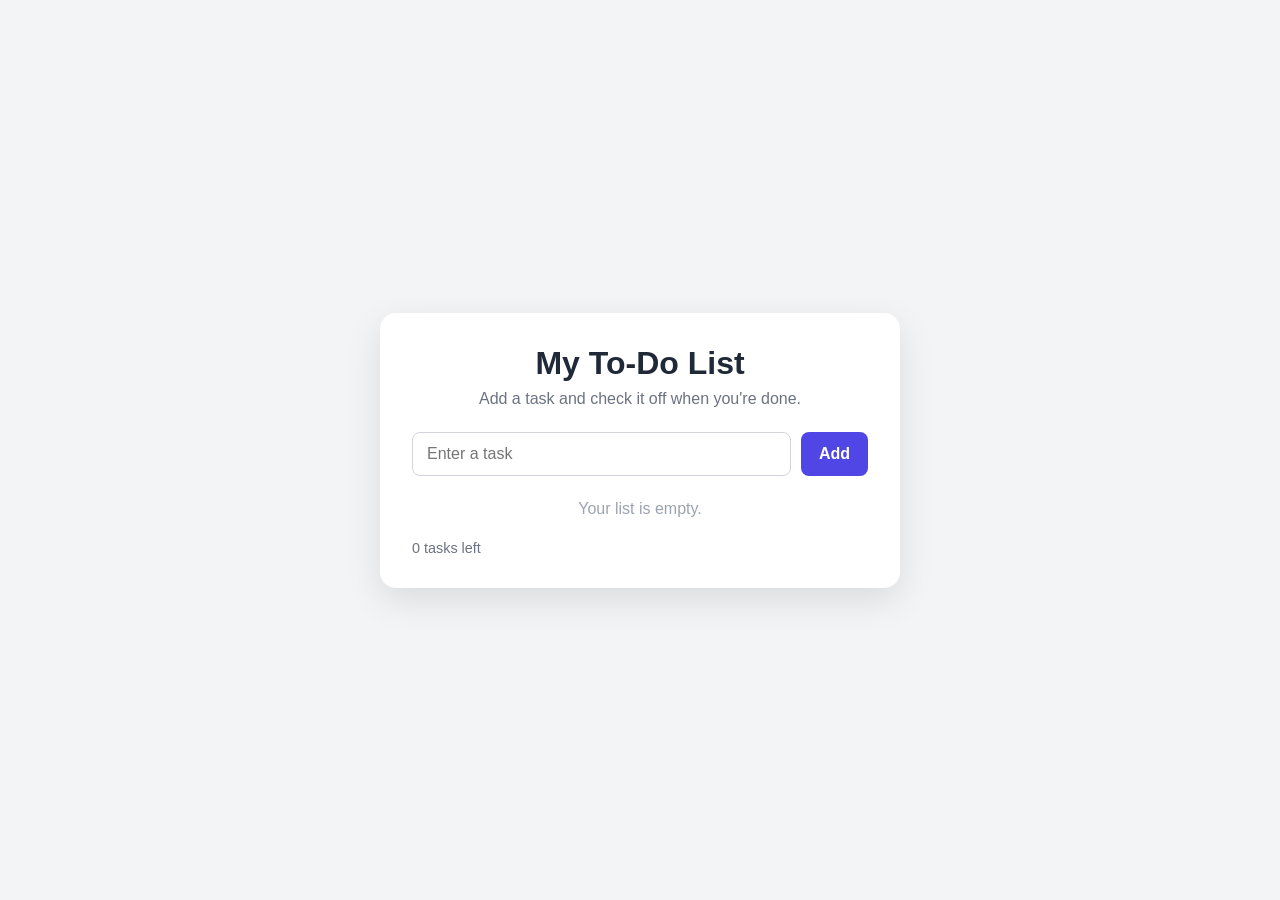
<file: todo/index.html>
<!doctype html>
<html lang="en">
  <head>
    <meta charset="UTF-8" />
    <meta name="viewport" content="width=device-width, initial-scale=1.0" />
    <title>To-Do List</title>
    <style>
      * {
        box-sizing: border-box;
      }

      body {
        min-height: 100vh;
        margin: 0;
        display: grid;
        place-items: center;
        padding: 24px;
        background: #f3f4f6;
        color: #1f2937;
        font-family: Arial, sans-serif;
      }

      .todo-app {
        width: min(100%, 520px);
        padding: 32px;
        background: white;
        border-radius: 16px;
        box-shadow: 0 12px 35px rgba(0, 0, 0, 0.1);
      }

      h1 {
        margin: 0 0 8px;
        text-align: center;
      }

      .subtitle {
        margin: 0 0 24px;
        color: #6b7280;
        text-align: center;
      }

      form {
        display: flex;
        gap: 10px;
      }

      #task-input {
        min-width: 0;
        flex: 1;
        padding: 12px 14px;
        border: 1px solid #d1d5db;
        border-radius: 8px;
        font: inherit;
        outline: none;
      }

      #task-input:focus {
        border-color: #4f46e5;
        box-shadow: 0 0 0 3px rgba(79, 70, 229, 0.15);
      }

      button {
        border: 0;
        border-radius: 8px;
        font: inherit;
        cursor: pointer;
      }

      .add-button {
        padding: 12px 18px;
        background: #4f46e5;
        color: white;
        font-weight: bold;
      }

      .add-button:hover {
        background: #4338ca;
      }

      ul {
        margin: 24px 0 0;
        padding: 0;
        list-style: none;
      }

      li {
        display: flex;
        align-items: center;
        gap: 12px;
        padding: 14px 4px;
        border-bottom: 1px solid #e5e7eb;
      }

      li input {
        width: 18px;
        height: 18px;
        accent-color: #4f46e5;
        cursor: pointer;
      }

      .task-text {
        flex: 1;
        overflow-wrap: anywhere;
      }

      li.completed .task-text {
        color: #9ca3af;
        text-decoration: line-through;
      }

      .delete-button {
        padding: 6px 10px;
        background: #fee2e2;
        color: #b91c1c;
      }

      .delete-button:hover {
        background: #fecaca;
      }

      .empty-message {
        margin: 24px 0 0;
        color: #9ca3af;
        text-align: center;
      }

      .footer {
        display: flex;
        align-items: center;
        justify-content: space-between;
        gap: 16px;
        margin-top: 22px;
        color: #6b7280;
        font-size: 0.9rem;
      }

      .clear-button {
        padding: 7px 10px;
        background: transparent;
        color: #6b7280;
      }

      .clear-button:hover {
        color: #b91c1c;
      }

      @media (max-width: 480px) {
        .todo-app {
          padding: 24px 18px;
        }

        form {
          flex-direction: column;
        }
      }
    </style>
  </head>
  <body>
    <main class="todo-app">
      <h1>My To-Do List</h1>
      <p class="subtitle">Add a task and check it off when you're done.</p>

      <form id="todo-form">
        <input
          id="task-input"
          type="text"
          placeholder="Enter a task"
          maxlength="100"
          autocomplete="off"
          aria-label="New task"
          required
        />
        <button class="add-button" type="submit">Add</button>
      </form>

      <ul id="task-list" aria-live="polite"></ul>
      <p class="empty-message" id="empty-message">Your list is empty.</p>

      <div class="footer">
        <span id="task-count">0 tasks left</span>
        <button class="clear-button" id="clear-completed" type="button">
          Clear completed
        </button>
      </div>
    </main>

    <script src="./script.js"></script>
  </body>
</html>
</file>
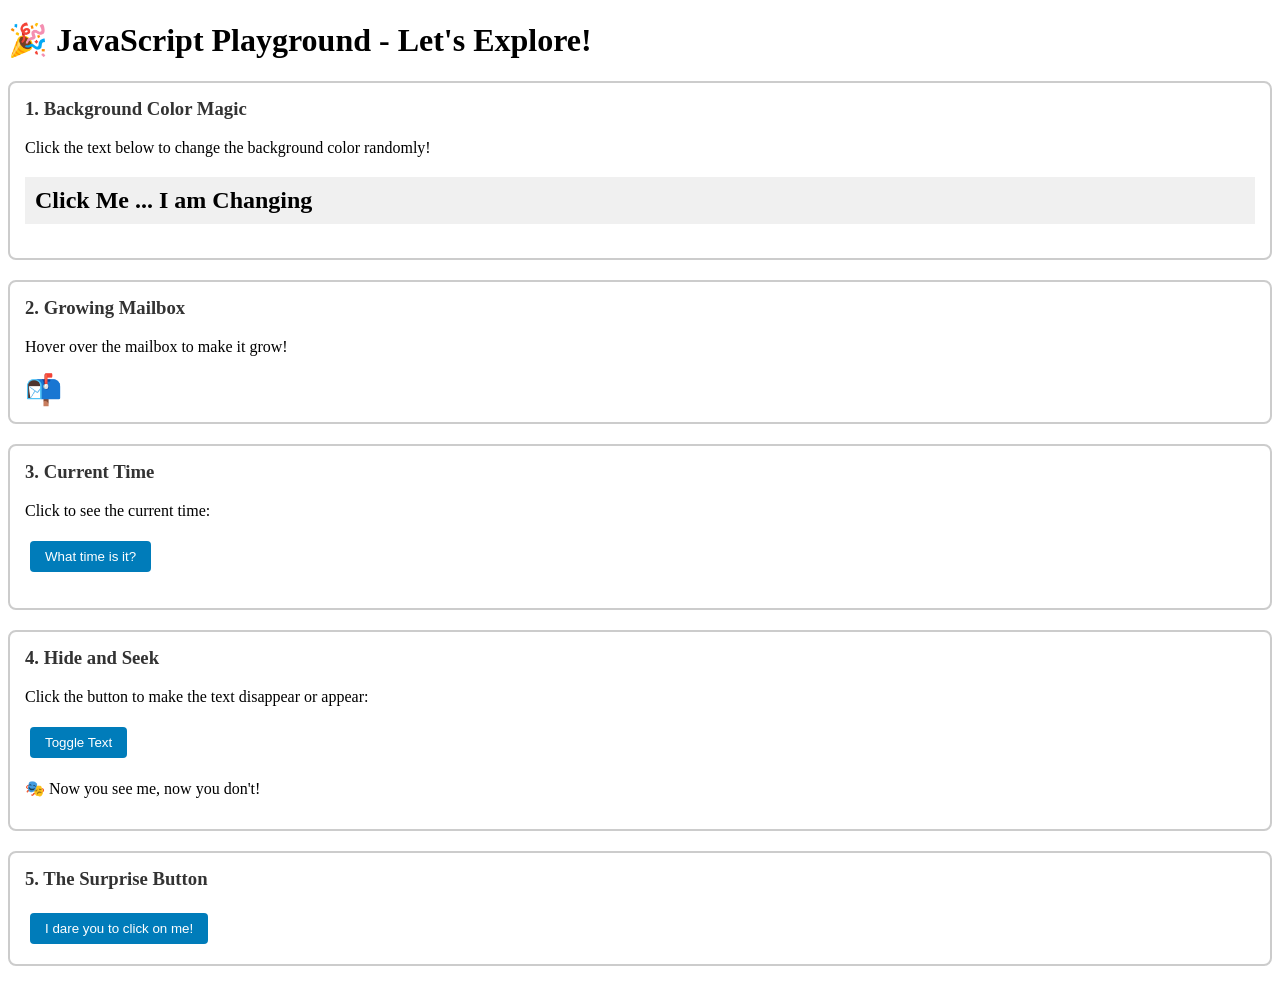
<file: js-demo.html>
<!DOCTYPE html>
<html lang="en">
  <head>
    <meta charset="UTF-8" />
    <meta name="viewport" content="width=device-width, initial-scale=1.0" />
    <title>Introduction to JavaScript - Demo</title>
    <style>
      .demo-section {
        border: 2px solid #ccc;
        margin: 20px 0;
        padding: 15px;
        border-radius: 8px;
      }
      .demo-section h3 {
        color: #333;
        margin-top: 0;
      }
      button {
        padding: 8px 15px;
        margin: 5px;
        cursor: pointer;
        border: none;
        border-radius: 4px;
        background: #007cba;
        color: white;
      }
      button:hover {
        background: #005a8a;
      }
      .hidden {
        display: none;
      }
      #colorChanger {
        cursor: pointer;
        padding: 10px;
        background: #f0f0f0;
      }
      #mailbox {
        font-size: 30px;
        display: inline-block;
        cursor: pointer;
      }
    </style>
  </head>
  <body>
    <h1>🎉 JavaScript Playground - Let's Explore!</h1>

    <div class="demo-section">
      <h3>1. Background Color Magic</h3>
      <p>Click the text below to change the background color randomly!</p>
      <h2 id="colorChanger">Click Me ... I am Changing</h2>
    </div>

    <div class="demo-section">
      <h3>2. Growing Mailbox</h3>
      <p>Hover over the mailbox to make it grow!</p>
      <span id="mailbox" role="img" aria-label="mailbox">📬</span>
    </div>

    <div class="demo-section">
      <h3>3. Current Time</h3>
      <p>Click to see the current time:</p>
      <button id="timeBtn">What time is it?</button>
      <p id="timeDisplay"></p>
    </div>

    <div class="demo-section">
      <h3>4. Hide and Seek</h3>
      <p>Click the button to make the text disappear or appear:</p>
      <button id="toggleBtn">Toggle Text</button>
      <p id="hiddenText">🎭 Now you see me, now you don't!</p>
    </div>

    <div class="demo-section">
      <h3>5. The Surprise Button</h3>
      <button onclick="surpriseMe()">I dare you to click on me!</button>
    </div>
    <script>
      function changeBackgroundColor() {
        const bgColors = [
          "#FFE5E5",
          "#E5F3FF",
          "#E5FFE5",
          "#FFF5E5",
          "#F0E5FF",
          "#FFE5F0",
        ];
        const n = bgColors.length;
        const randIndex = Math.floor(Math.random() * n);
        const body = document.querySelector("body");
        body.style.backgroundColor = bgColors[randIndex];
      }

      document
        .querySelector("#colorChanger")
        .addEventListener("click", function () {
          changeBackgroundColor();
        });

      const mailbox = document.querySelector("#mailbox");
      function enlargeMailbox() {
        let size = parseInt(mailbox.style.fontSize) || 30;
        size = size + 10;
        if (size > 200) size = 30;
        mailbox.style.fontSize = size + "px";
      }
      mailbox.addEventListener("mouseover", function () {
        enlargeMailbox();
      });

      document.getElementById("timeBtn").addEventListener("click", () => {
        const now = new Date();
        const timeString = now.toLocaleTimeString();
        const dateString = now.toLocaleDateString();
        document.getElementById(
          "timeDisplay"
        ).textContent = `🕐 ${timeString} on ${dateString}`;
      });

      function toggleText() {
        const text = document.getElementById("hiddenText");
        if (text.classList.contains("hidden")) {
          text.classList.remove("hidden");
        } else {
          text.classList.add("hidden");
        }
      }

      document
        .getElementById("toggleBtn")
        .addEventListener("click", function () {
          toggleText();
        });

      function surpriseMe() {
        window.alert("Surprise! 🎉");

        if (confirm("Want to see something cool? 🌟")) {
          window.open("https://youtu.be/dQw4w9WgXcQ", "_blank");
        }
      }

      document.addEventListener("DOMContentLoaded", function () {
        console.log("🎮 Welcome to JavaScript Playground!");
        console.log(
          "💡 Try opening the Developer Tools and look at this console!"
        );
        console.log(
          "🔍 Press F12 or right-click → 'Inspect Element' → 'Console' tab"
        );
      });
    </script>
  </body>
</html>
</file>
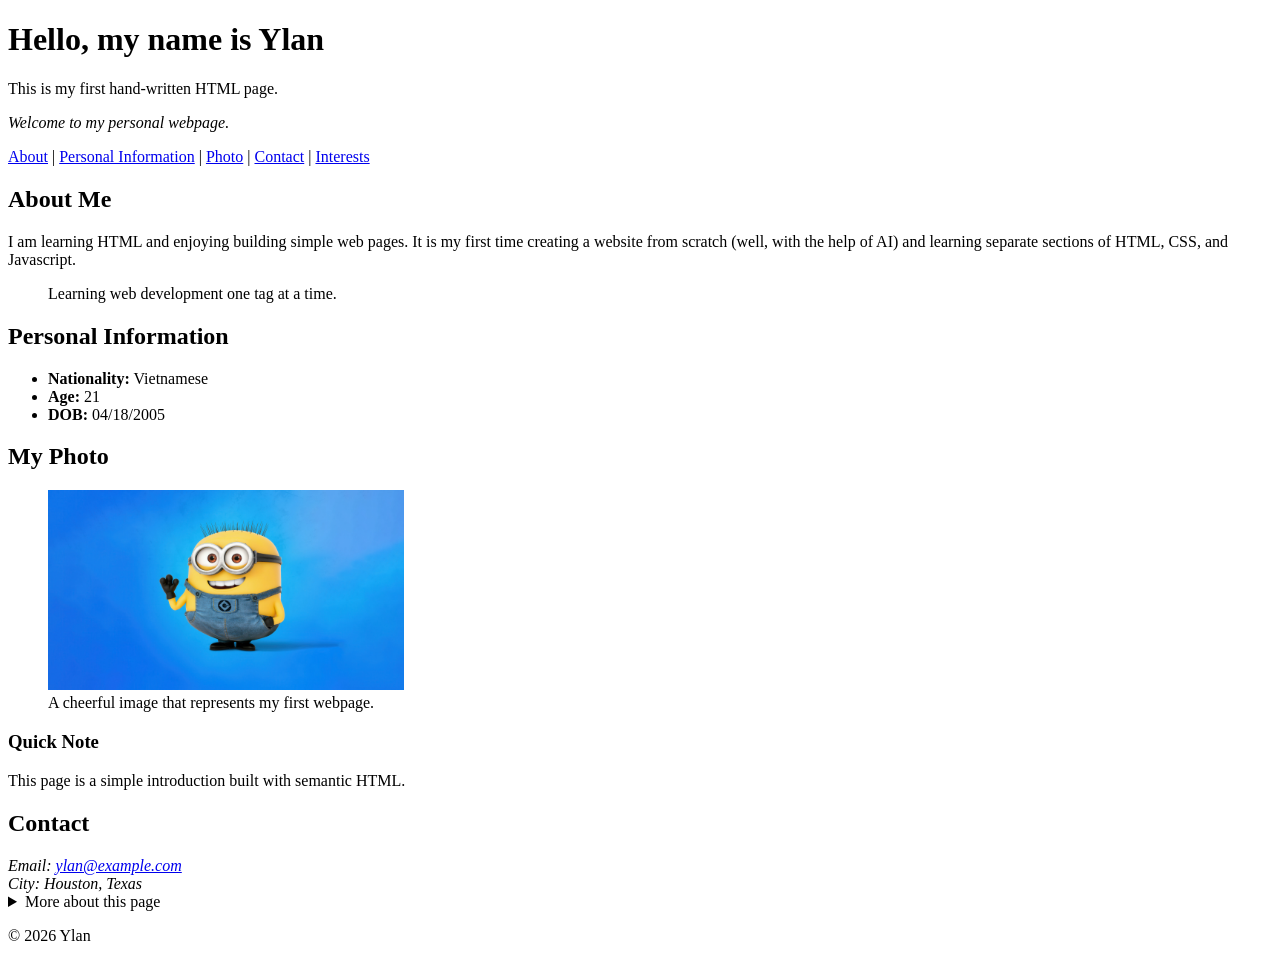
<file: oim3690/about-me.html>
<!doctype html>
<html lang="en">
  <head>
    <meta charset="UTF-8" />
    <meta name="viewport" content="width=device-width, initial-scale=1.0" />
    <title>Hello</title>
  </head>
  <body>
    <header>
      <h1>Hello, my name is Ylan</h1>
      <p>This is my first hand-written HTML page.</p>
      <p><em>Welcome to my personal webpage.</em></p>
    </header>

    <nav aria-label="Primary navigation">
      <a href="#about">About</a> |
      <a href="#personal-info">Personal Information</a> |
      <a href="#photo">Photo</a> | <a href="#contact">Contact</a> |
      <a href="interests.html">Interests</a>
    </nav>

    <main>
      <section id="about" aria-labelledby="about-title">
        <h2 id="about-title">About Me</h2>
        <p>
          I am learning HTML and enjoying building simple web pages. It is my
          first time creating a website from scratch (well, with the help of AI)
          and learning separate sections of HTML, CSS, and Javascript.
        </p>
        <blockquote>Learning web development one tag at a time.</blockquote>
      </section>

      <section id="personal-info" aria-labelledby="personal-title">
        <h2 id="personal-title">Personal Information</h2>
        <ul>
          <li><strong>Nationality:</strong> Vietnamese</li>
          <li><strong>Age:</strong> 21</li>
          <li>
            <strong>DOB:</strong> <time datetime="2005-04-18">04/18/2005</time>
          </li>
        </ul>
      </section>

      <article id="photo" aria-labelledby="photo-title">
        <h2 id="photo-title">My Photo</h2>
        <figure>
          <img src="images/photo.jpg" alt="Smiling minion!" height="200" />
          <figcaption>
            A cheerful image that represents my first webpage.
          </figcaption>
        </figure>
      </article>

      <aside>
        <h3>Quick Note</h3>
        <p>This page is a simple introduction built with semantic HTML.</p>
      </aside>

      <section id="contact" aria-labelledby="contact-title">
        <h2 id="contact-title">Contact</h2>
        <address>
          Email: <a href="mailto:ylan@example.com">ylan@example.com</a><br />
          City: Houston, Texas
        </address>

        <details>
          <summary>More about this page</summary>
          <p>
            This page uses several semantic tags to improve accessibility and
            structure.
          </p>
        </details>
      </section>
    </main>

    <footer>
      <p>&copy; 2026 Ylan</p>
    </footer>
  </body>
</html>
</file>
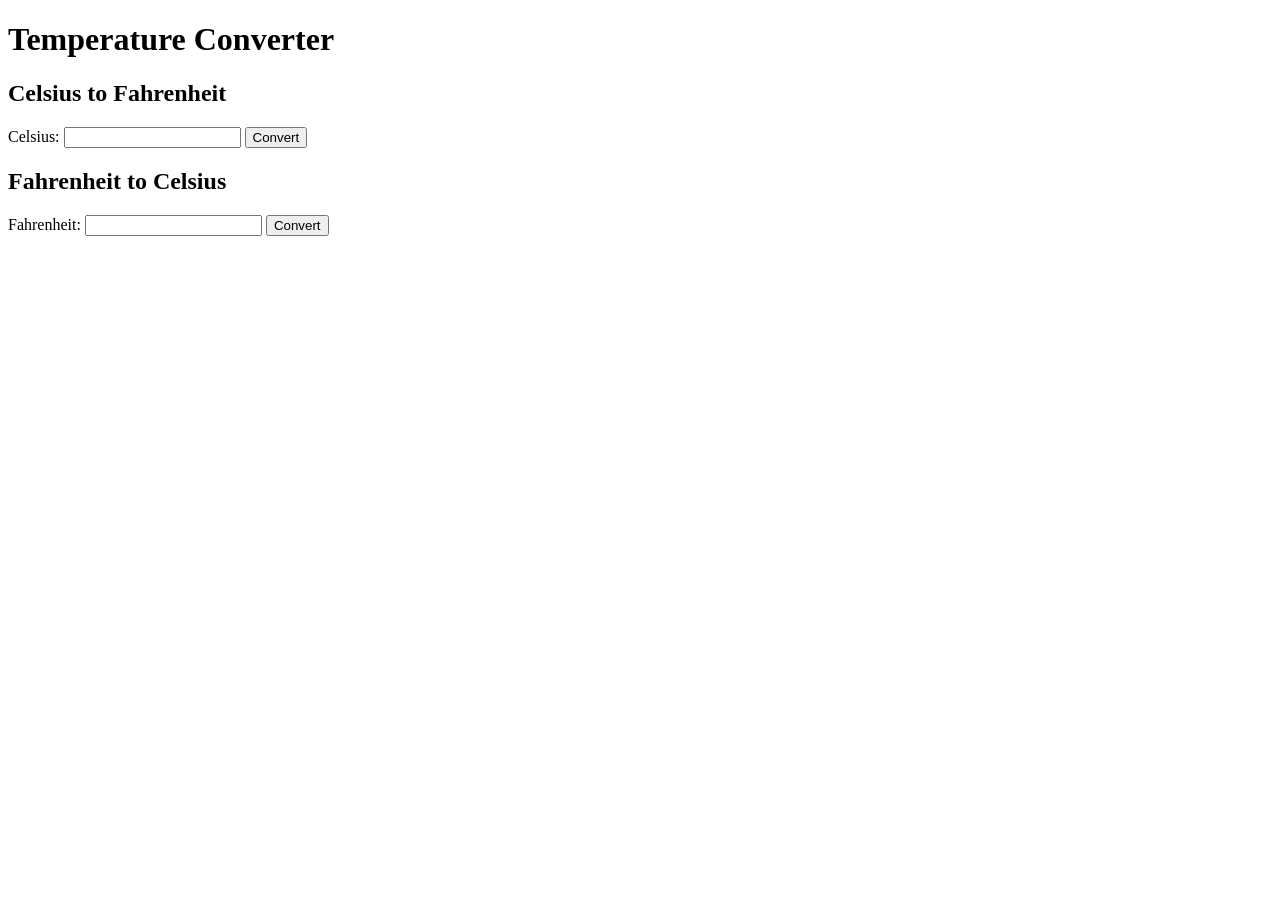
<file: oim3690/converter.html>
<!DOCTYPE html>
<html lang="en">
<head>
  <meta charset="UTF-8">
  <meta name="viewport" content="width=device-width, initial-scale=1.0">
  <title>Temperature Converter</title>
</head>
<body>
  <h1>Temperature Converter</h1>

  <section>
    <h2>Celsius to Fahrenheit</h2>
    <label for="celsius">Celsius:</label>
    <input id="celsius" type="number">
    <button onclick="convertToFahrenheit()">Convert</button>
    <p id="fahrenheit-result"></p>
  </section>

  <section>
    <h2>Fahrenheit to Celsius</h2>
    <label for="fahrenheit">Fahrenheit:</label>
    <input id="fahrenheit" type="number">
    <button onclick="convertToCelsius()">Convert</button>
    <p id="celsius-result"></p>
  </section>

  <script>
    function toFahrenheit(celsius) {
      return celsius * 9 / 5 + 32;
    }

    function toCelsius(fahrenheit) {
      return (fahrenheit - 32) * 5 / 9;
    }

    function convertToFahrenheit() {
      let celsius = Number(document.getElementById("celsius").value);
      let fahrenheit = toFahrenheit(celsius);
      document.getElementById("fahrenheit-result").textContent =
        celsius + "°C is " + fahrenheit.toFixed(1) + "°F";
    }

    function convertToCelsius() {
      let fahrenheit = Number(document.getElementById("fahrenheit").value);
      let celsius = toCelsius(fahrenheit);
      document.getElementById("celsius-result").textContent =
        fahrenheit + "°F is " + celsius.toFixed(1) + "°C";
    }
  </script>
</body>
</html>
</file>
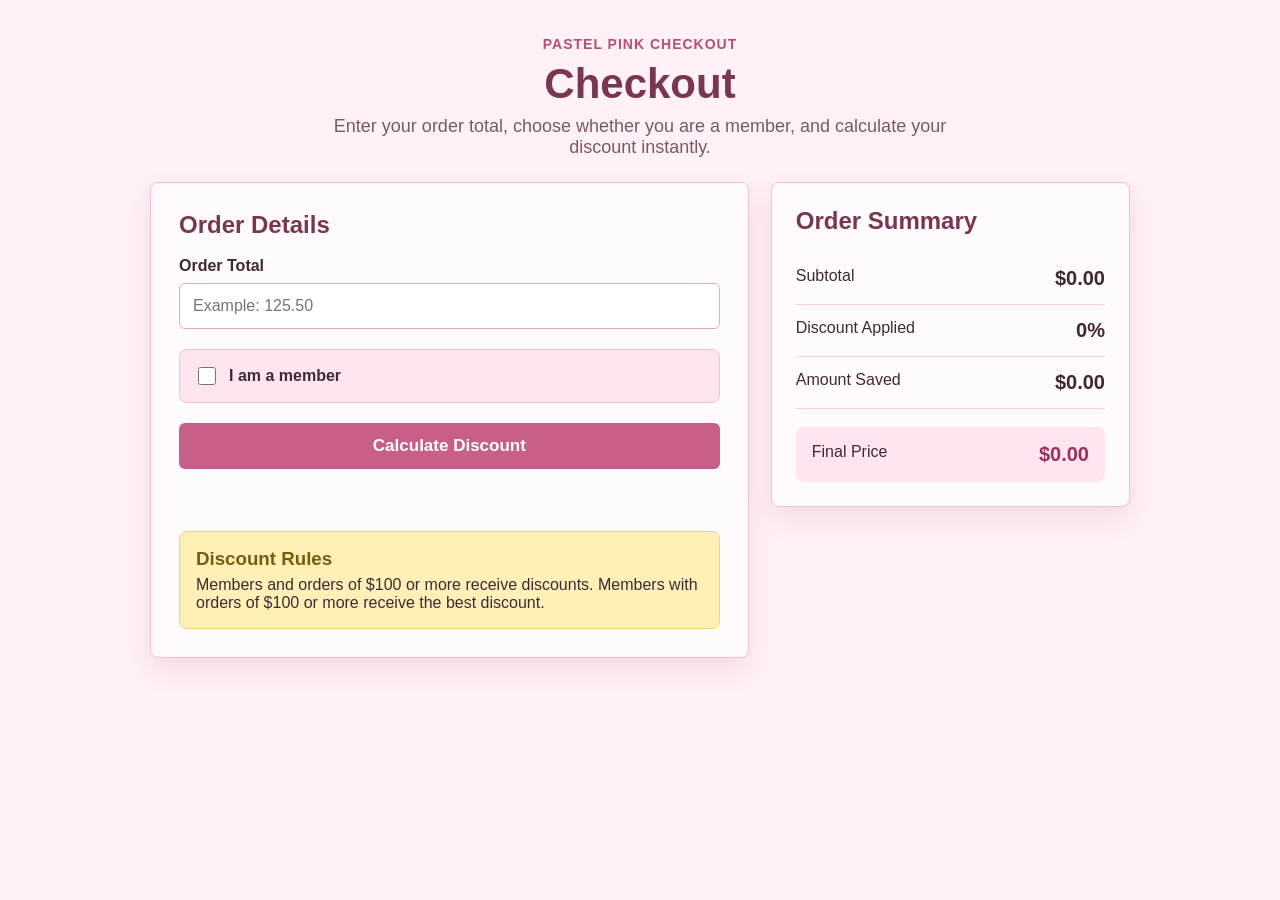
<file: oim3690/discount.html>
<!doctype html>
<html lang="en">
  <head>
    <meta charset="UTF-8" />
    <meta name="viewport" content="width=device-width, initial-scale=1.0" />
    <title>Discount Calculator</title>
    <style>
      body {
        margin: 0;
        font-family: "Trebuchet MS", Arial, Helvetica, sans-serif;
        background-color: #fff1f6;
        color: #3f2a34;
      }

      main {
        max-width: 980px;
        margin: 0 auto;
        padding: 36px 20px;
      }

      .page-header {
        margin-bottom: 24px;
        text-align: center;
      }

      .eyebrow {
        color: #b64f78;
        font-size: 14px;
        font-weight: bold;
        letter-spacing: 1px;
        margin: 0 0 8px;
        text-transform: uppercase;
      }

      .checkout-layout {
        display: grid;
        grid-template-columns: 1.25fr 0.75fr;
        gap: 22px;
        align-items: start;
      }

      .checkout,
      .receipt {
        background-color: #fffafc;
        border: 1px solid #f4bfd1;
        border-radius: 8px;
        box-shadow: 0 12px 28px rgba(176, 82, 118, 0.14);
      }

      h1 {
        margin: 0 0 8px;
        font-size: 42px;
        color: #783652;
      }

      .subtitle {
        margin: 0 auto;
        max-width: 620px;
        color: #7a5865;
        font-size: 18px;
      }

      .checkout {
        padding: 28px;
      }

      .checkout h2,
      .receipt h2 {
        margin: 0 0 18px;
        color: #783652;
      }

      .form-row {
        margin-bottom: 20px;
      }

      label {
        display: block;
        margin-bottom: 8px;
        font-weight: bold;
      }

      input[type="number"] {
        width: 100%;
        box-sizing: border-box;
        padding: 13px;
        border: 1px solid #e6a9bd;
        border-radius: 6px;
        background-color: white;
        color: #3f2a34;
        font-size: 16px;
      }

      input[type="number"]:focus {
        border-color: #c75f88;
        outline: 3px solid #f9d4e2;
      }

      .member-row {
        display: flex;
        align-items: center;
        gap: 10px;
        background-color: #ffe5ef;
        border: 1px solid #f5bfd2;
        border-radius: 8px;
        font-weight: bold;
        margin: 0;
        padding: 14px;
      }

      .member-row input {
        width: 18px;
        height: 18px;
        accent-color: #c75f88;
      }

      button {
        width: 100%;
        border: 0;
        border-radius: 6px;
        background-color: #c75f88;
        color: white;
        cursor: pointer;
        font-size: 17px;
        font-weight: bold;
        padding: 13px 18px;
      }

      button:hover {
        background-color: #a94870;
      }

      .member-note {
        background-color: #fff0b8;
        border: 1px solid #f0d66f;
        border-radius: 8px;
        margin: 22px 0 0;
        padding: 16px;
      }

      .member-note h3 {
        color: #7a5b12;
        margin: 0 0 6px;
      }

      .member-note p {
        margin: 0;
      }

      .summary {
        margin-top: 10px;
      }

      .summary-row {
        display: flex;
        justify-content: space-between;
        gap: 18px;
        padding: 14px 0;
        border-bottom: 1px solid #f6d4df;
      }

      .summary-row strong {
        font-size: 20px;
      }

      .receipt {
        padding: 24px;
      }

      .receipt-total {
        background-color: #ffe5ef;
        border-radius: 8px;
        margin-top: 18px;
        padding: 16px;
      }

      .receipt-total .summary-row {
        border-bottom: 0;
        padding: 0;
      }

      .final-price {
        color: #9a315f;
        font-size: 26px;
      }

      .message {
        min-height: 24px;
        color: #a23b3b;
        font-weight: bold;
      }

      @media (max-width: 760px) {
        .checkout-layout {
          grid-template-columns: 1fr;
        }

        h1 {
          font-size: 34px;
        }
      }
    </style>
  </head>
  <body>
    <main>
      <header class="page-header">
        <p class="eyebrow">Pastel Pink Checkout</p>
        <h1 id="checkout-title">Checkout</h1>
        <p class="subtitle">
          Enter your order total, choose whether you are a member, and calculate
          your discount instantly.
        </p>
      </header>

      <div class="checkout-layout">
        <section class="checkout" aria-labelledby="details-title">
          <h2 id="details-title">Order Details</h2>

          <div class="form-row">
            <label for="total">Order Total</label>
            <input id="total" type="number" min="0" step="0.01" placeholder="Example: 125.50" />
          </div>

          <div class="form-row">
            <label class="member-row">
              <input id="member" type="checkbox" />
              I am a member
            </label>
          </div>

          <button type="button" onclick="calculate()">Calculate Discount</button>

          <p id="message" class="message"></p>

          <div class="member-note">
            <h3>Discount Rules</h3>
            <p>
              Members and orders of $100 or more receive discounts. Members
              with orders of $100 or more receive the best discount.
            </p>
          </div>
        </section>

        <aside class="receipt" aria-labelledby="receipt-title" aria-live="polite">
          <h2 id="receipt-title">Order Summary</h2>

          <div class="summary">
            <div class="summary-row">
              <span>Subtotal</span>
              <strong id="subtotal">$0.00</strong>
            </div>
            <div class="summary-row">
              <span>Discount Applied</span>
              <strong id="discount-percent">0%</strong>
            </div>
            <div class="summary-row">
              <span>Amount Saved</span>
              <strong id="amount-saved">$0.00</strong>
            </div>
          </div>

          <div class="receipt-total">
            <div class="summary-row">
              <span>Final Price</span>
              <strong id="final-price" class="final-price">$0.00</strong>
            </div>
          </div>
        </aside>
      </div>
    </main>

    <script>
      function getDiscount(total, isMember) {
        if (total >= 100 && isMember) {
          return 20;
        } else if (total >= 100 || isMember) {
          return 10;
        } else {
          return 0;
        }
      }

      function calculate() {
        let totalInput = document.getElementById("total");
        let total = Number(totalInput.value);
        let isMember = document.getElementById("member").checked;
        let message = document.getElementById("message");

        if (total < 0 || totalInput.value === "") {
          message.textContent = "Please enter a valid order total.";
          return;
        }

        let discount = getDiscount(total, isMember);
        let amountSaved = total * (discount / 100);
        let finalPrice = total - amountSaved;

        message.textContent = "";

        document.getElementById("subtotal").textContent = "$" + total.toFixed(2);
        document.getElementById("discount-percent").textContent = discount + "%";
        document.getElementById("amount-saved").textContent = "$" + amountSaved.toFixed(2);
        document.getElementById("final-price").textContent = "$" + finalPrice.toFixed(2);
      }
    </script>
  </body>
</html>
</file>
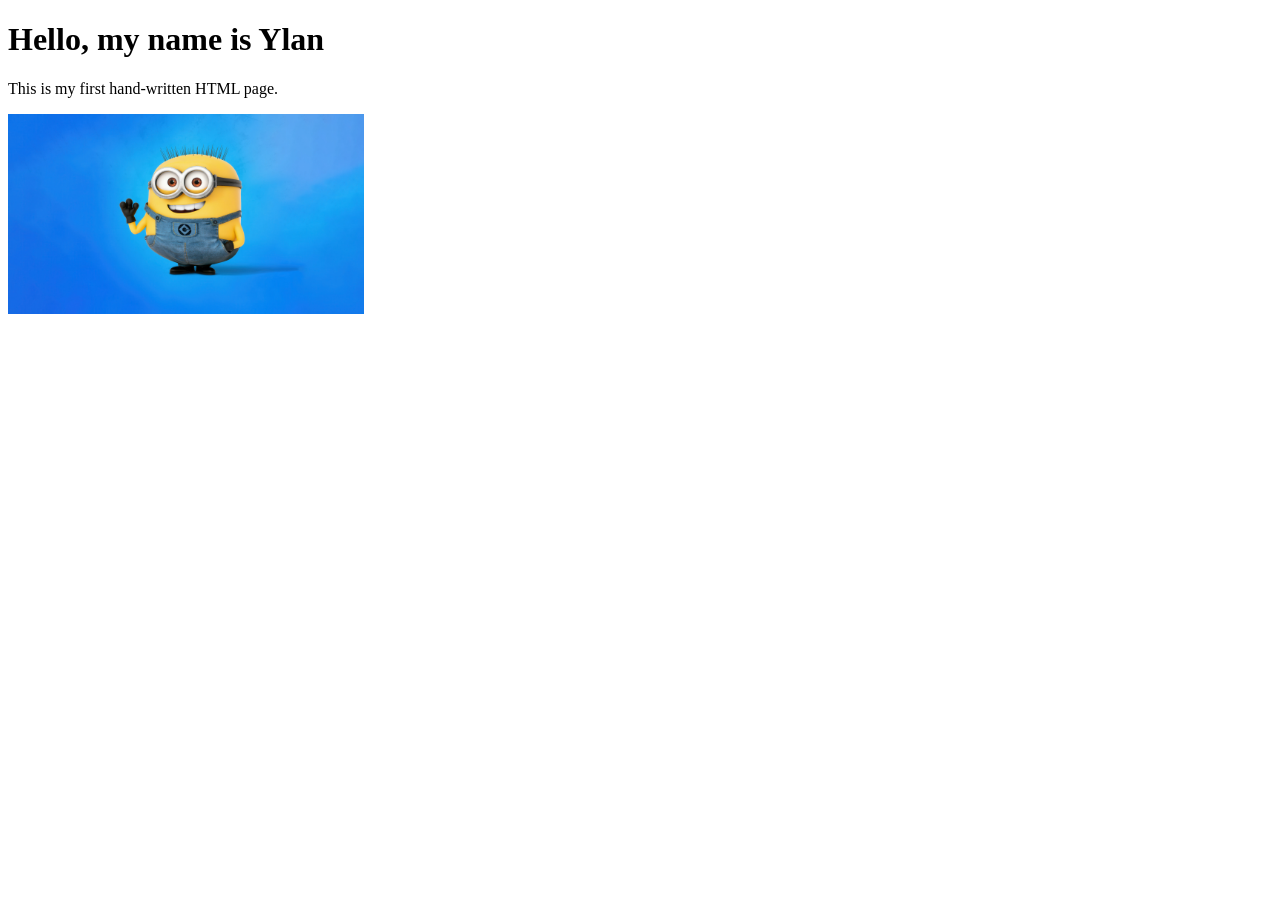
<file: oim3690/hello.html>
<!doctype html>
<html lang="en">
  <head>
    <meta charset="UTF-8" />
    <meta name="viewport" content="width=device-width, initial-scale=1.0" />
    <title>Hello</title>
  </head>
  <body>
    <h1>Hello, my name is Ylan</h1>
    <p>This is my first hand-written HTML page.</p>
    <img src="images/photo.jpg" alt="Smiling minion!" height="200" />
  </body>
</html>
</file>
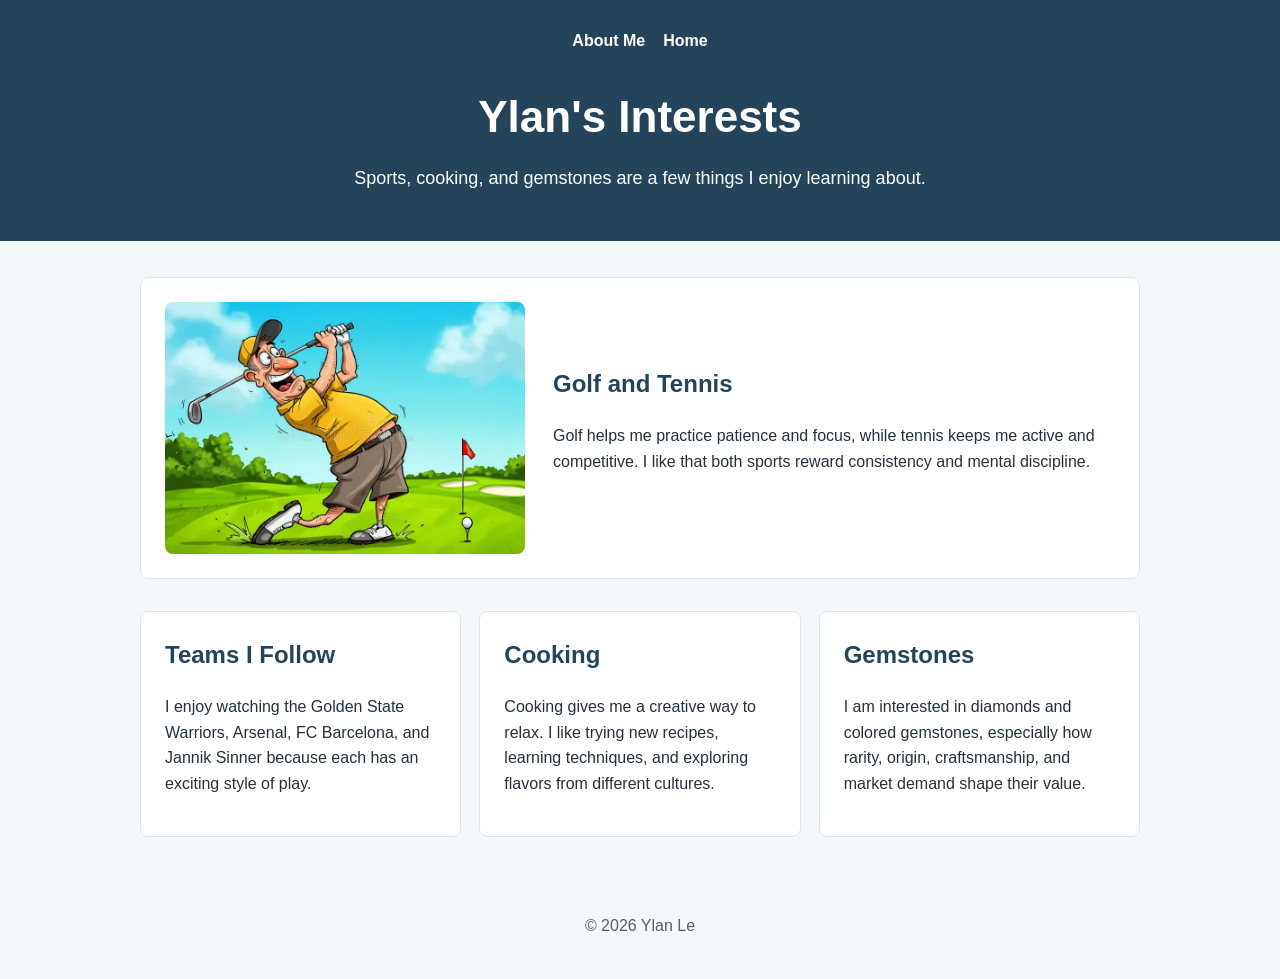
<file: oim3690/interests.html>
<!doctype html>
<html lang="en">
  <head>
    <meta charset="UTF-8" />
    <meta name="viewport" content="width=device-width, initial-scale=1.0" />
    <title>Ylan's Interests</title>
    <link rel="stylesheet" href="interests.css" />
  </head>
  <body>
    <header class="page-header">
      <nav aria-label="Page navigation">
        <a href="about-me.html">About Me</a>
        <a href="index.html">Home</a>
      </nav>
      <h1>Ylan's Interests</h1>
      <p>Sports, cooking, and gemstones are a few things I enjoy learning about.</p>
    </header>

    <main>
      <section class="intro">
        <img src="images/golf.jpg" alt="A golf course with green grass" />
        <div>
          <h2>Golf and Tennis</h2>
          <p>
            Golf helps me practice patience and focus, while tennis keeps me
            active and competitive. I like that both sports reward consistency
            and mental discipline.
          </p>
        </div>
      </section>

      <section class="interest-grid" aria-label="Favorite interests">
        <article>
          <h2>Teams I Follow</h2>
          <p>
            I enjoy watching the Golden State Warriors, Arsenal, FC Barcelona,
            and Jannik Sinner because each has an exciting style of play.
          </p>
        </article>

        <article>
          <h2>Cooking</h2>
          <p>
            Cooking gives me a creative way to relax. I like trying new recipes,
            learning techniques, and exploring flavors from different cultures.
          </p>
        </article>

        <article>
          <h2>Gemstones</h2>
          <p>
            I am interested in diamonds and colored gemstones, especially how
            rarity, origin, craftsmanship, and market demand shape their value.
          </p>
        </article>
      </section>
    </main>

    <footer>
      <p>&copy; 2026 Ylan Le</p>
    </footer>
  </body>
</html>
</file>
<file: oim3690/interests.css>
body {
  margin: 0;
  font-family: Arial, Helvetica, sans-serif;
  background-color: #f4f8fb;
  color: #24313d;
  line-height: 1.6;
}

.page-header {
  background-color: #24445c;
  color: white;
  padding: 28px 20px 48px;
  text-align: center;
}

nav {
  display: flex;
  justify-content: center;
  gap: 18px;
  margin-bottom: 28px;
}

nav a {
  color: white;
  font-weight: bold;
  text-decoration: none;
}

nav a:hover {
  text-decoration: underline;
}

h1 {
  margin: 0;
  font-size: 44px;
}

.page-header p {
  margin: 12px auto 0;
  max-width: 620px;
  font-size: 18px;
}

main {
  max-width: 1000px;
  margin: 36px auto;
  padding: 0 20px;
}

.intro {
  display: grid;
  grid-template-columns: minmax(220px, 360px) 1fr;
  gap: 28px;
  align-items: center;
  margin-bottom: 32px;
}

.intro img {
  width: 100%;
  border-radius: 8px;
}

.intro,
.interest-grid article {
  background-color: white;
  border: 1px solid #dbe5ec;
  border-radius: 8px;
  padding: 24px;
}

.interest-grid {
  display: grid;
  grid-template-columns: repeat(3, 1fr);
  gap: 18px;
}

h2 {
  margin-top: 0;
  color: #24445c;
}

footer {
  padding: 24px;
  text-align: center;
  color: #53616d;
}

@media (max-width: 760px) {
  .intro,
  .interest-grid {
    grid-template-columns: 1fr;
  }

  h1 {
    font-size: 34px;
  }
}
</file>
